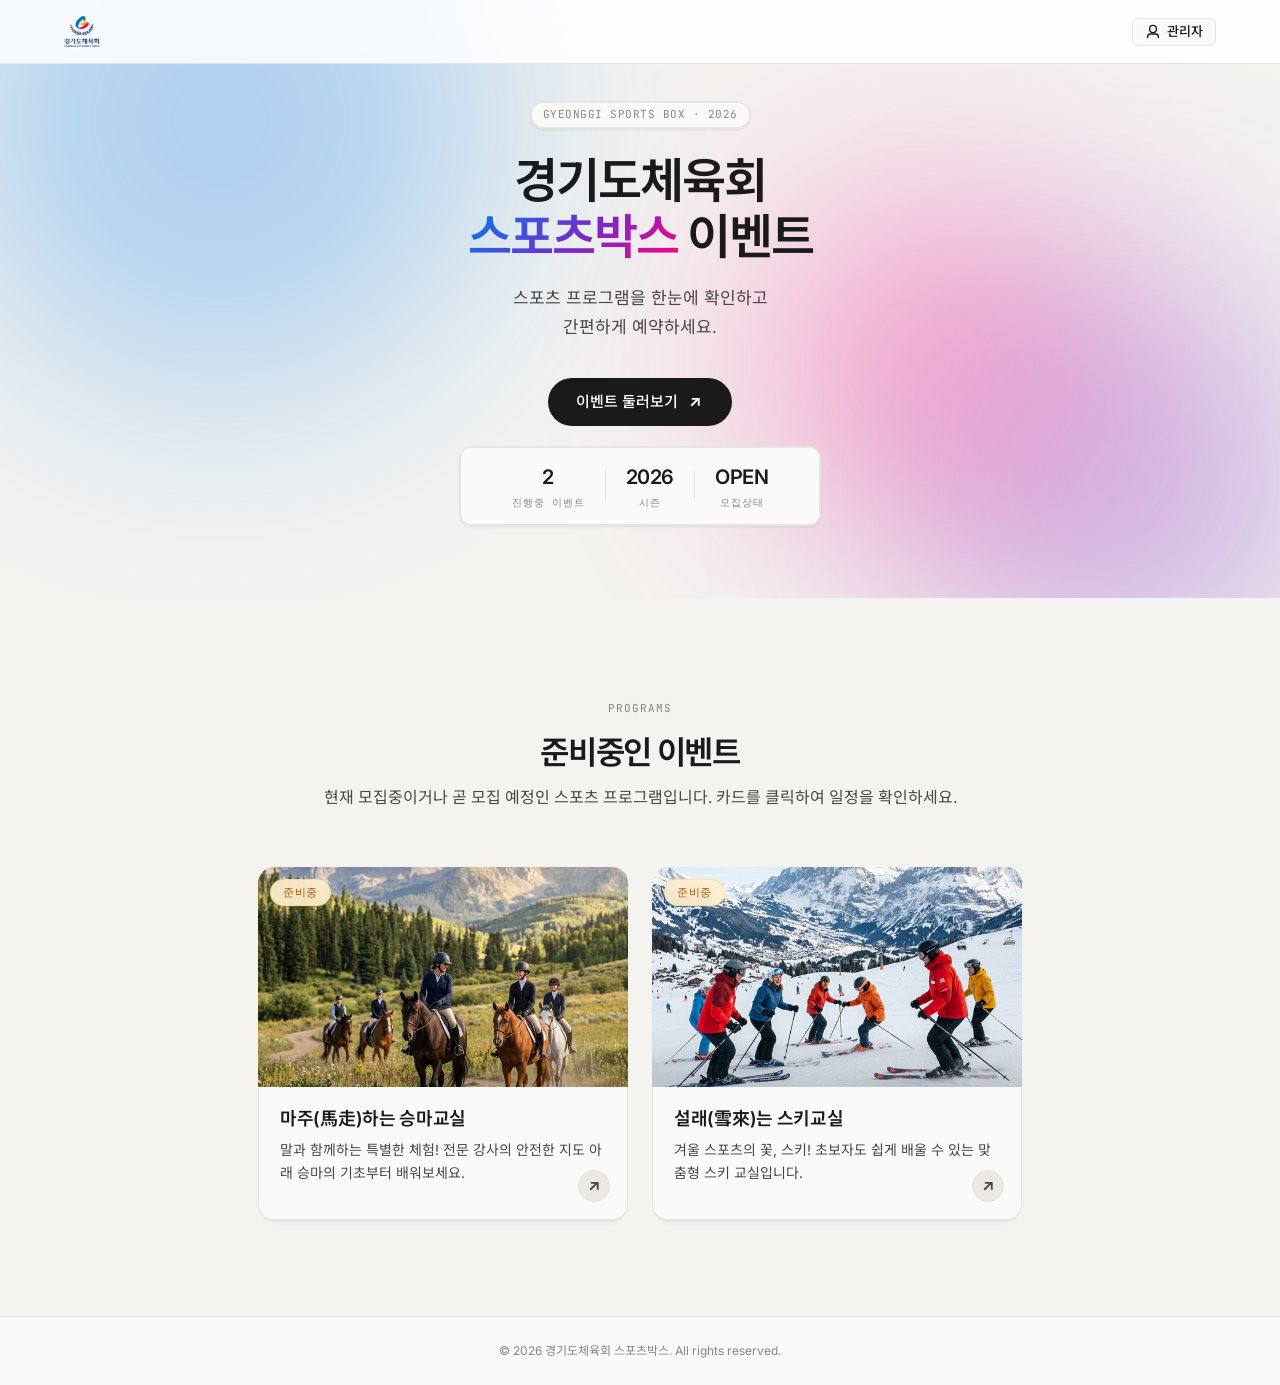
<file: index.html>
<!DOCTYPE html>
<html lang="ko">

<head>
    <meta charset="UTF-8">
    <meta name="viewport" content="width=device-width, initial-scale=1.0, viewport-fit=cover">
    <title>경기도체육회 스포츠박스 | 스포츠이벤트 예약</title>
    <link rel="icon" type="image/png" href="images/01_ci.png">
    <link rel="preconnect" href="https://fonts.googleapis.com">
    <link rel="preconnect" href="https://fonts.gstatic.com" crossorigin>
    <link rel="stylesheet" href="css/style.css">
    <link rel="preconnect" href="https://fonts.googleapis.com">
    <link rel="preconnect" href="https://fonts.gstatic.com" crossorigin>
    <link href="https://fonts.googleapis.com/css2?family=Inter:wght@400;500;600&family=JetBrains+Mono:wght@400&family=Noto+Sans+KR:wght@400;500;600&display=swap" rel="stylesheet">
</head>

<body>
    <!-- Header -->
    <header class="header">
        <div class="header-inner">
            <a href="index.html" class="logo">
                <span class="logo-icon">
                    <img src="images/01_ci.png" alt="경기도체육회 로고">
                </span>
            </a>
            <a class="admin-btn" href="admin.html">
                <svg width="16" height="16" viewBox="0 0 24 24" fill="none" stroke="currentColor" stroke-width="2">
                    <path d="M12 2a5 5 0 015 5v1a5 5 0 01-10 0V7a5 5 0 015-5z" />
                    <path d="M20 21v-2a4 4 0 00-4-4H8a4 4 0 00-4 4v2" />
                </svg>
                관리자
            </a>
        </div>
    </header>

    <!-- Hero Section -->
    <section class="hero">
        <div class="hero-animated-bg">
            <div class="gradient-sphere sphere-1"></div>
            <div class="gradient-sphere sphere-2"></div>
            <div class="gradient-sphere sphere-3"></div>
        </div>

        <div class="hero-main-content">
            <span class="hero-badge">GYEONGGI SPORTS BOX · 2026</span>
            <h1 class="hero-title">경기도체육회<br><span class="text-gradient">스포츠박스</span> 이벤트</h1>
            <p class="hero-subtitle">스포츠 프로그램을 한눈에 확인하고<br>간편하게 예약하세요.</p>
            <div class="hero-bottom">
                <a href="#events" class="hero-cta cta-primary">
                    <span>이벤트 둘러보기</span>
                    <svg width="18" height="18" viewBox="0 0 24 24" fill="none" stroke="currentColor" stroke-width="2.5">
                        <path d="M7 17l9.2-9.2M17 17V7.8H7.8" />
                    </svg>
                </a>
                <div class="hero-stats">
                    <div class="stat-item">
                        <span class="stat-number" id="statEvents">0</span>
                        <span class="stat-label">진행중 이벤트</span>
                    </div>
                    <div class="stat-divider"></div>
                    <div class="stat-item">
                        <span class="stat-number">2026</span>
                        <span class="stat-label">시즌</span>
                    </div>
                    <div class="stat-divider"></div>
                    <div class="stat-item">
                        <span class="stat-number">OPEN</span>
                        <span class="stat-label">모집상태</span>
                    </div>
                </div>
            </div>
        </div>
    </section>

    <!-- Events Section -->
    <section id="events" class="events-section">
        <div class="container">
            <div class="section-header">
                <div class="section-tag">PROGRAMS</div>
                <h2 class="section-title">준비중인 이벤트</h2>
                <p class="section-desc">현재 모집중이거나 곧 모집 예정인 스포츠 프로그램입니다. 카드를 클릭하여 일정을 확인하세요.</p>
            </div>
            <div class="events-carousel" id="eventsCarousel">
                <!-- JS로 렌더링 -->
            </div>
        </div>
    </section>

    <!-- Ended Events Section -->
    <section id="endedEvents" class="events-section events-section-ended" style="display:none;">
        <div class="container">
            <div class="section-header">
                <div class="section-tag section-tag-ended">ENDED</div>
                <h2 class="section-title">종료된 이벤트</h2>
                <p class="section-desc">모집이 마감된 스포츠 프로그램입니다.</p>
            </div>
            <div class="events-carousel" id="endedCarousel"></div>
        </div>
    </section>

    <!-- Event Action Modal -->
    <div class="modal-overlay" id="eventActionModal">
        <div class="modal modal-reservation modal-glass">
            <button type="button" class="modal-close" data-close-modal="eventActionModal">
                <svg width="20" height="20" viewBox="0 0 24 24" fill="none" stroke="currentColor" stroke-width="2.5">
                    <line x1="18" y1="6" x2="6" y2="18" />
                    <line x1="6" y1="6" x2="18" y2="18" />
                </svg>
            </button>
            <div class="modal-header">
                <div class="modal-icon">
                    <svg width="24" height="24" viewBox="0 0 24 24" fill="none" stroke="currentColor" stroke-width="2">
                        <polygon points="23 7 16 12 23 17 23 7" />
                        <rect x="1" y="5" width="15" height="14" rx="2" />
                    </svg>
                </div>
                <h3 id="actionEventTitle">이벤트 선택</h3>
                <p class="modal-subtitle" id="actionEventDesc"></p>
            </div>
            <div style="display:flex;flex-direction:column;gap:10px;padding:0 28px 28px;">
                <button type="button" class="btn-primary" id="btnWatchVideo"
                    style="width:100%;">영상으로 확인하기</button>
                <button type="button" class="btn-submit" id="btnStartReservation">예약하기</button>
                <button type="button" class="btn-secondary" id="btnOpenDocumentSubmission">서류제출하기</button>
            </div>
        </div>
    </div>

    <!-- Document Submission Modal -->
    <div class="modal-overlay" id="documentSubmissionModal">
        <div class="modal modal-reservation modal-glass">
            <button type="button" class="modal-close" data-close-modal="documentSubmissionModal">
                <svg width="20" height="20" viewBox="0 0 24 24" fill="none" stroke="currentColor" stroke-width="2.5">
                    <line x1="18" y1="6" x2="6" y2="18" />
                    <line x1="6" y1="6" x2="18" y2="18" />
                </svg>
            </button>
            <div class="modal-header">
                <div class="modal-icon purple">
                    <svg width="24" height="24" viewBox="0 0 24 24" fill="none" stroke="currentColor" stroke-width="2">
                        <path d="M12 3v12" />
                        <path d="M7 10l5 5 5-5" />
                        <path d="M5 21h14" />
                    </svg>
                </div>
                <h3 id="documentEventTitle">서류 제출</h3>
                <p class="modal-subtitle" id="documentEventDesc">양식을 내려받아 작성한 뒤 업로드해 주세요.</p>
            </div>
            <form id="documentSubmissionForm">
                <div class="form-group">
                    <button type="button" class="btn-secondary" id="btnDownloadTemplate">양식 다운로드</button>
                </div>
                <div class="form-group">
                    <label>작성한 서류 업로드 <span class="required">*</span></label>
                    <input type="file" id="docFile" required class="form-input" accept=".pdf,.hwpx,.hwp,.doc,.docx,.jpg,.jpeg,.png">
                    <p class="form-help">예약과 별도로 제출됩니다. 권장 형식: HWPX, PDF, DOCX.</p>
                </div>
                <p class="form-error" id="docError" style="display:none;"></p>
                <button type="submit" class="btn-submit" id="btnSubmitDocument">제출하기</button>
            </form>
        </div>
    </div>

    <!-- Calendar Modal -->
    <div class="modal-overlay" id="calendarModal">
        <div class="modal modal-calendar modal-glass">
            <button type="button" class="modal-close" data-close-modal="calendarModal">
                <svg width="20" height="20" viewBox="0 0 24 24" fill="none" stroke="currentColor" stroke-width="2.5">
                    <line x1="18" y1="6" x2="6" y2="18" />
                    <line x1="6" y1="6" x2="18" y2="18" />
                </svg>
            </button>
            <div class="modal-header">
                <div class="modal-icon">
                    <svg width="24" height="24" viewBox="0 0 24 24" fill="none" stroke="currentColor" stroke-width="2">
                        <rect x="3" y="4" width="18" height="18" rx="2" />
                        <line x1="16" y1="2" x2="16" y2="6" />
                        <line x1="8" y1="2" x2="8" y2="6" />
                        <line x1="3" y1="10" x2="21" y2="10" />
                    </svg>
                </div>
                <h3 id="calendarEventTitle">이벤트 일정</h3>
                <p id="calendarEventDesc" class="modal-subtitle"></p>
            </div>
            <div class="calendar-nav">
                <button class="cal-nav-btn glass-btn" id="calPrev">
                    <svg width="18" height="18" viewBox="0 0 24 24" fill="none" stroke="currentColor"
                        stroke-width="2.5">
                        <polyline points="15 18 9 12 15 6" />
                    </svg>
                </button>
                <span class="cal-month" id="calMonth"></span>
                <button class="cal-nav-btn glass-btn" id="calNext">
                    <svg width="18" height="18" viewBox="0 0 24 24" fill="none" stroke="currentColor"
                        stroke-width="2.5">
                        <polyline points="9 18 15 12 9 6" />
                    </svg>
                </button>
            </div>
            <div class="calendar-grid">
                <div class="cal-header">
                    <span class="cal-day-name sun">일</span>
                    <span class="cal-day-name">월</span>
                    <span class="cal-day-name">화</span>
                    <span class="cal-day-name">수</span>
                    <span class="cal-day-name">목</span>
                    <span class="cal-day-name">금</span>
                    <span class="cal-day-name sat">토</span>
                </div>
                <div class="cal-body" id="calBody"></div>
            </div>
            <div class="calendar-legend">
                <span class="legend-item"><span class="legend-dot available"></span> 예약가능일</span>
            </div>
        </div>
    </div>

    <!-- Reservation Modal -->
    <div class="modal-overlay" id="reservationModal">
        <div class="modal modal-reservation modal-glass">
            <button type="button" class="modal-close" data-close-modal="reservationModal">
                <svg width="20" height="20" viewBox="0 0 24 24" fill="none" stroke="currentColor" stroke-width="2.5">
                    <line x1="18" y1="6" x2="6" y2="18" />
                    <line x1="6" y1="6" x2="18" y2="18" />
                </svg>
            </button>
            <div class="modal-header">
                <div class="modal-icon purple">
                    <svg width="24" height="24" viewBox="0 0 24 24" fill="none" stroke="currentColor" stroke-width="2">
                        <path d="M16 4h2a2 2 0 012 2v14a2 2 0 01-2 2H6a2 2 0 01-2-2V6a2 2 0 012-2h2" />
                        <rect x="8" y="2" width="8" height="4" rx="1" />
                    </svg>
                </div>
                <h3>예약 신청</h3>
                <p class="modal-subtitle" id="reservationEventName"></p>
            </div>
            <form id="reservationForm">
                <div class="form-group">
                    <label>예약일자</label>
                    <input type="text" id="resDate" readonly class="form-input form-input-glass">
                </div>
                <div class="form-group">
                    <label>단체명 <span class="required">*</span></label>
                    <input type="text" id="resGroup" required class="form-input form-input-glass"
                        placeholder="단체명을 입력하세요">
                </div>
                <div class="form-group">
                    <label>담당자 <span class="required">*</span></label>
                    <input type="text" id="resManager" required class="form-input form-input-glass"
                        placeholder="담당자 성함을 입력하세요">
                </div>
                <div class="form-group">
                    <label>연락처 <span class="required">*</span></label>
                    <input type="tel" id="resContact" required class="form-input form-input-glass"
                        placeholder="010-0000-0000">
                </div>
                <div class="form-group">
                    <label>참여인원 <span class="required">*</span></label>
                    <input type="number" id="resCount" required min="1" class="form-input form-input-glass"
                        placeholder="참여 인원수를 입력하세요">
                    <p class="form-error" id="resError" style="display:none;"></p>
                </div>
                <button type="submit" class="btn-submit" id="btnSubmitRes">예약하기</button>
            </form>
        </div>
    </div>

    <!-- Success Modal -->
    <div class="modal-overlay" id="successModal">
        <div class="modal modal-success modal-glass">
            <div class="success-icon">
                <div class="success-ring"></div>
                <svg viewBox="0 0 80 80" fill="none">
                    <circle cx="40" cy="40" r="36" fill="rgba(0,112,243,0.08)" />
                    <path d="M24 40 L35 51 L56 30" stroke="#0070f3" stroke-width="3.5" stroke-linecap="round"
                        stroke-linejoin="round" fill="none" class="check-path" />
                </svg>
            </div>
            <h3>예약이 완료되었습니다</h3>
            <p class="success-msg">내부 심사 후 예약이 확정되면<br>담당자분께 연락드리겠습니다.</p>
            <button type="button" class="btn-confirm" data-close-modal="successModal">확인</button>
        </div>
    </div>

    <div class="modal-overlay" id="documentSuccessModal">
        <div class="modal modal-success modal-glass">
            <div class="success-icon">
                <div class="success-ring"></div>
                <svg viewBox="0 0 80 80" fill="none">
                    <circle cx="40" cy="40" r="36" fill="rgba(0,112,243,0.08)" />
                    <path d="M24 40 L35 51 L56 30" stroke="#0070f3" stroke-width="3.5" stroke-linecap="round"
                        stroke-linejoin="round" fill="none" class="check-path" />
                </svg>
            </div>
            <h3>서류 제출이 완료되었습니다</h3>
            <p class="success-msg">제출한 파일은 담당자 구글 드라이브에 저장됩니다.<br>필요 시 추가 안내를 드리겠습니다.</p>
            <button type="button" class="btn-confirm" data-close-modal="documentSuccessModal">확인</button>
        </div>
    </div>

    <!-- Footer -->
    <footer class="footer glass">
        <div class="container">
            <p>&copy; 2026 경기도체육회 스포츠박스. All rights reserved.</p>
        </div>
    </footer>

    <script type="module" src="js/app.js"></script>
</body>

</html>
</file>
<file: css/style.css>
/* ===== CSS Variables - Warm Stone ===== */
:root {
    /* Surfaces */
    --canvas:       #fafaf8;
    --canvas-soft:  #f4f3f0;
    --canvas-soft-2:#ece9e4;

    /* Text */
    --text:          #1a1a1a;
    --text-secondary:#4a4845;
    --text-muted:    #8a8680;
    --on-primary:    #ffffff;

    /* Brand */
    --primary:       #1a1a1a;

    /* Borders */
    --hairline:      #e5e3de;
    --hairline-strong:#b0ada6;

    /* Semantic */
    --link:    #0070f3;
    --success: #0070f3;
    --danger:  #ee0000;
    --warning: #f5a623;

    /* Brand gradient stops */
    --grad-1: #007cf0;
    --grad-2: #00dfd8;
    --grad-3: #7928ca;
    --grad-4: #ff0080;
    --grad-5: #ff4d4d;

    /* Radius */
    --radius-xs:   4px;
    --radius-sm:   6px;
    --radius:      8px;
    --radius-lg:   12px;
    --radius-xl:   16px;
    --radius-pill: 100px;
    --radius-full: 9999px;

    /* Shadows (Vercel stacked) */
    --shadow-sm: inset 0 0 0 1px rgba(0,0,0,0.08), 0 1px 1px rgba(0,0,0,0.02), 0 2px 2px rgba(0,0,0,0.04);
    --shadow-md: inset 0 0 0 1px rgba(0,0,0,0.08), 0 2px 2px rgba(0,0,0,0.04), 0 8px 8px -8px rgba(0,0,0,0.06);
    --shadow-lg: inset 0 0 0 1px rgba(0,0,0,0.08), 0 2px 2px rgba(0,0,0,0.04), 0 8px 16px -4px rgba(0,0,0,0.06);
    --shadow-xl: inset 0 0 0 1px rgba(0,0,0,0.08), 0 1px 1px rgba(0,0,0,0.02), 0 8px 16px -4px rgba(0,0,0,0.06), 0 24px 32px -8px rgba(0,0,0,0.08);
}

/* ===== Reset & Base ===== */
*, *::before, *::after { margin: 0; padding: 0; box-sizing: border-box; }
html { scroll-behavior: smooth; }
body {
    font-family: 'Inter', 'Noto Sans KR', -apple-system, BlinkMacSystemFont, sans-serif;
    background: var(--canvas-soft);
    color: var(--text);
    line-height: 1.6;
    overflow-x: hidden;
    min-height: 100vh;
    -webkit-font-smoothing: antialiased;
}
a { text-decoration: none; color: inherit; }
button { cursor: pointer; border: none; font-family: inherit; }
input, select, textarea { font-family: inherit; }
.container { max-width: 1200px; margin: 0 auto; padding: 0 24px; }

/* ===== Header ===== */
.header {
    position: fixed; top: 0; left: 0; right: 0; z-index: 100;
    height: 64px;
    background: rgba(255, 255, 255, 0.85);
    border-bottom: 1px solid var(--hairline);
    backdrop-filter: blur(12px); -webkit-backdrop-filter: blur(12px);
    transition: box-shadow 0.3s ease;
}
.header.scrolled {
    box-shadow: 0 1px 3px rgba(0,0,0,0.06), 0 4px 8px rgba(0,0,0,0.04);
}
.header-inner {
    max-width: 1200px; margin: 0 auto; padding: 0 24px;
    display: flex; align-items: center; justify-content: space-between; height: 100%;
}
.logo { display: flex; align-items: center; gap: 10px; }
.logo-icon { width: 36px; height: 36px; display: flex; }
.logo-icon svg, .logo-icon img { width: 100%; height: 100%; object-fit: contain; }
.logo-text strong { display: block; font-size: 14px; font-weight: 600; color: var(--text); }
.logo-text span { font-size: 10px; color: var(--text-muted); letter-spacing: 1.5px; font-weight: 500; }
.admin-btn {
    display: inline-flex; align-items: center; gap: 6px;
    padding: 0 12px; height: 28px; border-radius: var(--radius-sm);
    font-size: 13px; font-weight: 500;
    color: var(--text);
    background: var(--canvas);
    border: 1px solid var(--hairline);
    transition: border-color 0.2s, box-shadow 0.2s;
}
.admin-btn:hover {
    border-color: var(--hairline-strong);
    box-shadow: var(--shadow-sm);
}

/* ===== Hero Section ===== */
.hero {
    position: relative; width: 100%;
    min-height: 62vh;
    display: flex; align-items: center; justify-content: center;
    overflow: hidden;
    background: var(--canvas-soft);
    padding: 100px 24px 72px;
}
.hero-animated-bg {
    position: absolute; inset: 0; z-index: 0; overflow: hidden;
}
.gradient-sphere {
    position: absolute; border-radius: 50%; filter: blur(110px); opacity: 0.28;
    animation: drift 14s infinite alternate ease-in-out;
}
.sphere-1 { width: 560px; height: 560px; background: var(--grad-1); top: -160px; left: -60px; animation-duration: 16s; }
.sphere-2 { width: 440px; height: 440px; background: var(--grad-3); bottom: -100px; right: -60px; animation-duration: 19s; }
.sphere-3 { width: 360px; height: 360px; background: var(--grad-4); top: 30%; left: 58%; animation-duration: 22s; }
@keyframes drift {
    0%   { transform: translate(0, 0); }
    100% { transform: translate(36px, 28px); }
}
.hero-overlay-noise { display: none; }

/* 히어로 콘텐츠 통합 레이아웃 */
.hero-main-content {
    position: relative; z-index: 2; text-align: center;
    max-width: 680px; width: 100%;
    animation: fadeInUp 0.8s cubic-bezier(0.23, 1, 0.32, 1) both;
}
.hero-badge {
    display: inline-block; padding: 4px 12px; border-radius: var(--radius-full);
    background: var(--canvas); border: 1px solid var(--hairline);
    font-family: 'JetBrains Mono', 'Courier New', monospace;
    font-size: 11px; font-weight: 400; letter-spacing: 0.5px;
    color: var(--text-muted);
    margin-bottom: 24px;
    box-shadow: var(--shadow-sm);
}
.hero-title {
    font-size: 48px; font-weight: 600; line-height: 1.18; margin-bottom: 18px;
    color: var(--text); letter-spacing: -2px;
}
.text-gradient {
    background: linear-gradient(135deg, var(--grad-1) 0%, var(--grad-3) 55%, var(--grad-4) 100%);
    background-clip: text; -webkit-background-clip: text; -webkit-text-fill-color: transparent;
}
.hero-subtitle {
    font-size: 17px; color: var(--text-secondary); line-height: 1.7;
    max-width: 520px; margin: 0 auto 36px; font-weight: 400;
}

/* 히어로 하단 액션 (CTA + 스탯) */
.hero-bottom {
    display: flex; flex-direction: column; align-items: center; gap: 20px;
    margin-top: 36px;
}
.hero-cta {
    display: inline-flex; align-items: center; gap: 8px;
    padding: 0 28px; height: 48px; border-radius: var(--radius-pill);
    font-weight: 500; font-size: 15px;
    transition: opacity 0.2s, transform 0.2s;
}
.cta-primary {
    background: var(--primary);
    color: var(--on-primary);
    border: none;
}
.cta-primary:hover { opacity: 0.82; transform: translateY(-1px); }
.cta-primary svg { transition: transform 0.2s; }
.cta-primary:hover svg { transform: translate(3px, -3px); }

.hero-stats {
    display: inline-flex; align-items: center;
    border-radius: var(--radius-lg);
    padding: 14px 32px;
    background: var(--canvas);
    border: 1px solid var(--hairline);
    box-shadow: var(--shadow-sm);
}
.stat-item { text-align: center; padding: 0 20px; }
.stat-number { display: block; font-size: 20px; font-weight: 600; color: var(--text); letter-spacing: -0.4px; }
.stat-label {
    font-family: 'JetBrains Mono', 'Courier New', monospace;
    font-size: 10px; color: var(--text-muted); letter-spacing: 1px; font-weight: 400;
    text-transform: uppercase; margin-top: 2px; display: block;
}
.stat-divider { width: 1px; height: 32px; background: var(--hairline); }

.hero-scroll-indicator { display: none; }
.scroll-line { display: none; }

@keyframes fadeInUp {
    from { opacity: 0; transform: translateY(24px); }
    to   { opacity: 1; transform: translateY(0); }
}

.reveal-init {
    opacity: 0;
    transform: translateY(24px);
    transition: opacity 0.6s cubic-bezier(0.23, 1, 0.32, 1),
                transform 0.6s cubic-bezier(0.23, 1, 0.32, 1);
}
.animate-in {
    opacity: 1 !important;
    transform: translateY(0) !important;
}

/* ===== Events Section ===== */
.events-section {
    padding: 96px 0;
    background: var(--canvas-soft);
}
.events-section-preparing { background: var(--canvas-soft); }
.events-section-ended {
    background: var(--canvas);
    border-top: 1px solid var(--hairline);
}
.section-header { text-align: center; margin-bottom: 56px; }
.section-tag {
    display: inline-block;
    font-family: 'JetBrains Mono', 'Courier New', monospace;
    font-size: 11px; font-weight: 400; letter-spacing: 1px; text-transform: uppercase;
    color: var(--text-muted);
    margin-bottom: 16px;
}
.section-tag-preparing { color: var(--warning); }
.section-tag-ended { color: var(--text-muted); }
.section-title {
    font-size: 32px; font-weight: 600; margin-bottom: 12px;
    color: var(--text); letter-spacing: -1.28px; line-height: 1.25;
}
.section-desc { color: var(--text-secondary); font-size: 16px; line-height: 1.6; }

/* ===== Event Cards ===== */
.events-carousel {
    display: flex; gap: 24px; justify-content: center; flex-wrap: wrap;
}
.event-card {
    width: 370px; border-radius: var(--radius-xl); overflow: hidden;
    background: var(--canvas);
    transition: transform 0.3s cubic-bezier(0.23, 1, 0.32, 1), box-shadow 0.3s;
    cursor: pointer; position: relative;
    box-shadow: var(--shadow-md);
}
.event-card:hover {
    transform: translateY(-6px);
    box-shadow: var(--shadow-lg);
}
.event-card-image {
    width: 100%; height: 220px; overflow: hidden; position: relative;
}
.event-card-image::after {
    content: ''; position: absolute; bottom: 0; left: 0; right: 0; height: 60px;
    background: linear-gradient(to top, rgba(0,0,0,0.12), transparent);
}
.event-card-image img, .event-card-image svg {
    width: 100%; height: 100%; object-fit: cover; display: block;
    transition: transform 0.5s cubic-bezier(0.23, 1, 0.32, 1);
}
.event-card:hover .event-card-image img,
.event-card:hover .event-card-image svg {
    transform: scale(1.04);
}
.event-card-badge {
    position: absolute; top: 12px; left: 12px; z-index: 2;
    padding: 4px 12px; border-radius: var(--radius-full);
    font-family: 'JetBrains Mono', 'Courier New', monospace;
    font-size: 11px; font-weight: 400; letter-spacing: 0.5px;
    background: rgba(255,255,255,0.92);
    border: 1px solid rgba(0,0,0,0.08);
    color: var(--text);
    backdrop-filter: blur(8px); -webkit-backdrop-filter: blur(8px);
}
.event-card-badge.closed {
    color: var(--text-muted);
    background: rgba(240,240,240,0.92);
}
.event-card-badge.preparing {
    color: #ab570a;
    background: rgba(255,239,207,0.92);
    border-color: rgba(245,166,35,0.2);
}
.event-card-body {
    padding: 20px 22px 22px; position: relative;
}
.event-card-title {
    font-size: 18px; font-weight: 600; margin-bottom: 8px;
    color: var(--text); letter-spacing: -0.3px; line-height: 1.3;
}
.event-card-desc {
    font-size: 14px; color: var(--text-secondary); line-height: 1.65;
    margin-bottom: 14px;
}
.event-card-arrow {
    position: absolute; bottom: 18px; right: 18px;
    width: 32px; height: 32px; border-radius: var(--radius-full);
    background: var(--canvas-soft-2);
    border: 1px solid var(--hairline);
    display: flex; align-items: center; justify-content: center;
    transition: all 0.2s ease; color: var(--text-secondary);
}
.event-card:hover .event-card-arrow {
    background: var(--primary); color: var(--on-primary);
    border-color: var(--primary);
    transform: translate(2px, -2px);
}

/* ===== Modals ===== */
.modal-overlay {
    display: none; position: fixed; inset: 0; z-index: 1000;
    background: rgba(0, 0, 0, 0.3);
    backdrop-filter: blur(4px); -webkit-backdrop-filter: blur(4px);
    justify-content: center; align-items: center;
    animation: fadeIn 0.15s;
}
.modal-overlay.active { display: flex; }
.modal {
    position: relative; max-height: 90vh; overflow-y: auto;
    animation: modalSlideUp 0.3s cubic-bezier(0.23, 1, 0.32, 1);
    border-radius: var(--radius-xl);
    background: var(--canvas);
    box-shadow: var(--shadow-xl);
}
.modal-glass { background: var(--canvas); }
.modal-close {
    position: absolute; top: 14px; right: 14px;
    background: var(--canvas-soft); border: 1px solid var(--hairline);
    border-radius: var(--radius-full); width: 32px; height: 32px;
    display: flex; align-items: center; justify-content: center;
    color: var(--text-muted); transition: all 0.2s; line-height: 1;
}
.modal-close:hover { background: var(--canvas-soft-2); color: var(--danger); border-color: rgba(238,0,0,0.2); }
.modal-header { padding: 28px 28px 14px; }
.modal-header h3 { font-size: 20px; font-weight: 600; color: var(--text); letter-spacing: -0.5px; }
.modal-subtitle { color: var(--text-muted); font-size: 13px; margin-top: 4px; }
.modal-icon {
    width: 40px; height: 40px; border-radius: var(--radius);
    background: var(--canvas-soft-2);
    border: 1px solid var(--hairline);
    display: flex; align-items: center; justify-content: center;
    margin-bottom: 14px; color: var(--text);
}
.modal-icon.purple {
    background: #f0ebfa;
    border-color: rgba(121,40,202,0.15);
    color: #7928ca;
}

/* Calendar Modal */
.modal-calendar { width: 500px; padding-bottom: 20px; }
.calendar-nav {
    display: flex; align-items: center; justify-content: center; gap: 16px;
    padding: 8px 28px 14px;
}
.cal-nav-btn, .glass-btn {
    width: 34px; height: 34px; border-radius: var(--radius-sm);
    display: flex; align-items: center; justify-content: center;
    color: var(--text-secondary);
    background: var(--canvas-soft); border: 1px solid var(--hairline);
    transition: all 0.2s;
}
.cal-nav-btn:hover { background: var(--primary); color: var(--on-primary); border-color: var(--primary); }
.cal-nav-btn:disabled { opacity: 0.3; cursor: not-allowed; pointer-events: none; }
.cal-month { font-size: 16px; font-weight: 600; min-width: 120px; text-align: center; color: var(--text); letter-spacing: -0.3px; }
.calendar-grid { padding: 0 20px; }
.cal-header {
    display: grid; grid-template-columns: repeat(7, 1fr); text-align: center;
    margin-bottom: 4px;
}
.cal-day-name {
    font-family: 'JetBrains Mono', 'Courier New', monospace;
    font-size: 11px; font-weight: 400; padding: 8px 0;
    color: var(--text-muted); letter-spacing: 0.5px;
}
.cal-day-name.sun { color: var(--danger); }
.cal-day-name.sat { color: var(--link); }
.cal-body { display: grid; grid-template-columns: repeat(7, 1fr); gap: 2px; }
.cal-day {
    aspect-ratio: 1; display: flex; align-items: center; justify-content: center;
    border-radius: var(--radius-sm); font-size: 13px; font-weight: 400;
    color: var(--text-muted); position: relative;
    transition: all 0.15s ease;
}
.cal-day[data-date] { border: none; }
.cal-day.other { color: var(--hairline-strong); }
.cal-day.today { font-weight: 600; color: var(--link); background: #e8f0ff; }
.cal-day.available {
    background: var(--canvas-soft-2);
    border: 1px solid var(--hairline);
    color: var(--text); cursor: pointer; font-weight: 500;
}
.cal-day.available:hover {
    background: var(--primary); color: var(--on-primary);
    border-color: var(--primary);
    transform: scale(1.06);
}
.cal-day.available::after {
    content: ''; position: absolute; bottom: 3px; width: 3px; height: 3px;
    border-radius: 50%; background: var(--link);
}
.cal-day.available:hover::after { background: rgba(255,255,255,0.6); }

/* Calendar Skeleton */
.skeleton-day { pointer-events: none; }
.skeleton-pulse {
    width: 60%; height: 12px; border-radius: 4px;
    background: linear-gradient(90deg, var(--hairline) 25%, var(--canvas-soft-2) 50%, var(--hairline) 75%);
    background-size: 200% 100%;
    animation: shimmer 1.4s ease-in-out infinite;
}
@keyframes shimmer {
    0%   { background-position: 200% 0; }
    100% { background-position: -200% 0; }
}

.calendar-legend {
    display: flex; gap: 16px; justify-content: center; padding: 16px;
    font-size: 12px; color: var(--text-muted);
}
.legend-item { display: flex; align-items: center; gap: 6px; }
.legend-dot { width: 7px; height: 7px; border-radius: 50%; display: inline-block; }
.legend-dot.available { background: var(--link); }

/* Form Error */
.form-error {
    color: var(--danger); font-size: 13px; font-weight: 500;
    margin-top: 6px; padding: 8px 12px;
    background: #fff0f0;
    border: 1px solid rgba(238,0,0,0.15);
    border-radius: var(--radius-sm);
}

/* Reservation Modal */
.modal-reservation { width: 440px; padding: 0 28px 28px; }
.form-group { margin-bottom: 16px; }
.form-group label {
    display: block; font-size: 12px; font-weight: 500; margin-bottom: 6px;
    color: var(--text-secondary); letter-spacing: 0.1px;
}
.required { color: var(--danger); }
.form-input {
    width: 100%; padding: 0 12px;
    height: 40px;
    border: 1px solid var(--hairline);
    border-radius: var(--radius-sm); font-size: 14px;
    background: var(--canvas);
    color: var(--text);
    outline: none; transition: border-color 0.2s, box-shadow 0.2s;
}
.form-input:focus {
    border-color: var(--primary);
    box-shadow: 0 0 0 3px rgba(23,23,23,0.08);
}
.form-input::placeholder { color: var(--hairline-strong); }
textarea.form-input { resize: vertical; height: auto; padding: 10px 12px; }
select.form-input { cursor: pointer; }
.form-input-glass { background: var(--canvas); }
.form-help {
    margin-top: 6px;
    color: var(--text-muted);
    font-size: 12px;
    line-height: 1.6;
}
.btn-submit {
    width: 100%; height: 42px; border-radius: var(--radius-pill);
    background: var(--primary);
    color: var(--on-primary); font-size: 14px; font-weight: 500; margin-top: 8px;
    transition: opacity 0.2s; border: none;
}
.btn-submit:hover { opacity: 0.85; }
.btn-submit:disabled { opacity: 0.4; cursor: not-allowed; }
.btn-secondary {
    width: 100%; height: 42px;
    border-radius: var(--radius-pill);
    background: var(--canvas);
    color: var(--text);
    font-size: 14px; font-weight: 500;
    border: 1px solid var(--hairline);
    transition: border-color 0.2s, box-shadow 0.2s;
}
.btn-secondary:hover { border-color: var(--hairline-strong); box-shadow: var(--shadow-sm); }
.btn-secondary:disabled { opacity: 0.4; cursor: not-allowed; }

@media (prefers-reduced-motion: reduce) {
    html { scroll-behavior: auto; }
    *, *::before, *::after {
        animation-duration: 0.01ms !important;
        animation-iteration-count: 1 !important;
        transition-duration: 0.01ms !important;
    }
}

/* Success Modal */
.modal-success {
    width: 380px; padding: 48px 32px 40px; text-align: center;
}
.success-icon { margin-bottom: 20px; position: relative; display: inline-block; }
.success-icon svg { width: 72px; height: 72px; position: relative; z-index: 1; }
.success-ring {
    position: absolute; inset: -8px; border-radius: 50%;
    border: 2px solid rgba(0,112,243,0.2);
    animation: ringPulse 2s ease-in-out infinite;
}
@keyframes ringPulse {
    0%, 100% { transform: scale(1); opacity: 0.5; }
    50%       { transform: scale(1.15); opacity: 0; }
}
.check-path {
    stroke-dasharray: 60; stroke-dashoffset: 60;
    animation: drawCheck 0.5s ease-out 0.25s forwards;
}
@keyframes drawCheck { to { stroke-dashoffset: 0; } }
.modal-success h3 { font-size: 18px; font-weight: 600; margin-bottom: 10px; color: var(--text); letter-spacing: -0.3px; }
.success-msg { color: var(--text-secondary); font-size: 14px; line-height: 1.8; margin-bottom: 28px; }
.btn-confirm {
    padding: 0 40px; height: 42px; border-radius: var(--radius-pill);
    background: var(--primary); color: var(--on-primary);
    font-size: 14px; font-weight: 500; transition: opacity 0.2s;
    border: none;
}
.btn-confirm:hover { opacity: 0.85; }

/* ===== Footer ===== */
.footer, .glass {
    background: var(--canvas);
    border-top: 1px solid var(--hairline);
    text-align: center; padding: 24px 0; font-size: 12px;
    color: var(--text-muted);
}

/* ===== Animations ===== */
@keyframes fadeIn { from { opacity: 0; } to { opacity: 1; } }
@keyframes modalSlideUp {
    from { opacity: 0; transform: translateY(20px) scale(0.98); }
    to   { opacity: 1; transform: translateY(0) scale(1); }
}

/* ============================================
   ADMIN STYLES
   ============================================ */
.admin-body { background: var(--canvas-soft); color: var(--text); }

/* Login */
.login-screen {
    min-height: 100vh; display: flex; align-items: center; justify-content: center;
    background: var(--canvas-soft);
}
.login-card {
    background: var(--canvas);
    border: 1px solid var(--hairline);
    border-radius: var(--radius-xl); padding: 40px 36px;
    width: 400px;
    box-shadow: var(--shadow-lg);
    position: relative;
}
.login-logo { margin-bottom: 32px; }
.login-logo .logo-icon { margin: 0 0 16px; display: flex; }
.login-logo .logo-icon svg { width: 44px; height: 44px; }
.login-logo h2 { font-size: 20px; font-weight: 600; color: var(--text); letter-spacing: -0.5px; }
.login-logo p { color: var(--text-muted); font-size: 13px; margin-top: 4px; }
.login-error { color: var(--danger); font-size: 13px; margin-bottom: 8px; min-height: 20px; }
.login-loading {
    display: none;
    position: absolute; inset: 0; border-radius: var(--radius-xl);
    background: rgba(255,255,255,0.88);
    backdrop-filter: blur(4px); -webkit-backdrop-filter: blur(4px);
    flex-direction: column; align-items: center; justify-content: center;
    gap: 14px; z-index: 10;
    color: var(--text-secondary); font-size: 14px; font-weight: 500;
}
.login-loading.active { display: flex; }
.loading-spinner-lg { width: 28px; height: 28px; border-width: 2px; }

/* Admin Layout */
.admin-header {
    background: rgba(255,255,255,0.9);
    backdrop-filter: blur(12px); -webkit-backdrop-filter: blur(12px);
    border-bottom: 1px solid var(--hairline);
    height: 60px; position: sticky; top: 0; z-index: 50;
}
.admin-header-right { display: flex; gap: 8px; }
.btn-outline {
    padding: 0 14px; height: 28px; border-radius: var(--radius-sm);
    font-size: 13px; font-weight: 500;
    background: var(--canvas); border: 1px solid var(--hairline);
    color: var(--text-secondary); transition: border-color 0.2s, color 0.2s;
}
.btn-outline:hover { border-color: var(--primary); color: var(--text); }
.admin-content { display: flex; min-height: calc(100vh - 60px); }

.admin-sidebar {
    width: 220px;
    background: var(--canvas);
    border-right: 1px solid var(--hairline);
    padding: 16px 0;
}
.admin-sidebar ul { list-style: none; }
.admin-sidebar li {
    display: flex; align-items: center; gap: 10px;
    padding: 10px 20px; font-size: 14px; font-weight: 400;
    cursor: pointer; transition: background 0.15s, color 0.15s;
    color: var(--text-secondary);
    border-left: 2px solid transparent; margin: 2px 0;
}
.admin-sidebar li:hover { background: var(--canvas-soft); color: var(--text); }
.admin-sidebar li.active {
    background: var(--canvas-soft-2);
    color: var(--text); font-weight: 500;
    border-left-color: var(--primary);
}
.admin-main { flex: 1; padding: 28px 32px; background: var(--canvas-soft); }

/* Admin Views */
.view-header {
    display: flex; align-items: center; justify-content: space-between;
    margin-bottom: 24px;
}
.view-header h2 { font-size: 20px; font-weight: 600; color: var(--text); letter-spacing: -0.4px; }
.btn-primary {
    padding: 0 16px; height: 34px; border-radius: var(--radius-sm);
    background: var(--primary);
    color: var(--on-primary); font-size: 13px; font-weight: 500;
    transition: opacity 0.2s;
}
.btn-primary:hover { opacity: 0.85; }
.btn-primary:disabled { opacity: 0.4; cursor: not-allowed; }
.btn-back {
    background: none; font-size: 13px; color: var(--text-muted); margin-right: 12px;
    font-weight: 400; transition: color 0.2s;
}
.btn-back:hover { color: var(--text); }

/* Tables */
.data-table {
    width: 100%; border-collapse: collapse;
    background: var(--canvas);
    border: 1px solid var(--hairline);
    border-radius: var(--radius-lg); overflow: hidden;
    box-shadow: var(--shadow-sm);
}
.data-table th {
    background: var(--canvas-soft);
    padding: 11px 16px; text-align: left;
    font-family: 'JetBrains Mono', 'Courier New', monospace;
    font-size: 11px; font-weight: 400; color: var(--text-muted);
    letter-spacing: 0.5px; text-transform: uppercase;
    border-bottom: 1px solid var(--hairline);
}
.data-table td {
    padding: 12px 16px; font-size: 14px; color: var(--text);
    border-top: 1px solid var(--hairline);
}
.data-table tr:first-child td { border-top: none; }
.data-table tr:hover td { background: var(--canvas-soft); }
.btn-sm {
    padding: 0 10px; height: 26px; border-radius: var(--radius-xs);
    font-size: 12px; font-weight: 500;
    margin-right: 4px; transition: all 0.15s; border: 1px solid var(--hairline);
    background: var(--canvas); color: var(--text-secondary);
}
.btn-sm:hover { border-color: var(--hairline-strong); color: var(--text); }
.btn-sm:disabled { opacity: 0.4; cursor: not-allowed; }
.btn-edit   { color: #0761d1; border-color: rgba(7,97,209,0.2); background: #f0f4ff; }
.btn-edit:hover   { background: #0070f3; color: #fff; border-color: #0070f3; }
.btn-delete { color: var(--danger); border-color: rgba(238,0,0,0.2); background: #fff0f0; }
.btn-delete:hover { background: var(--danger); color: #fff; border-color: var(--danger); }
.btn-detail { color: var(--text); border-color: var(--hairline); background: var(--canvas-soft); }
.btn-detail:hover { background: var(--primary); color: var(--on-primary); border-color: var(--primary); }
.btn-success { color: #0070f3; border-color: rgba(0,112,243,0.2); background: #e8f0ff; }
.btn-success:hover { background: #0070f3; color: #fff; border-color: #0070f3; }

.booking-toggle { display: flex; align-items: center; gap: 8px; }
.booking-toggle .btn-sm { margin-right: 0; }

/* Status Badges */
.status-badge {
    display: inline-block; padding: 3px 10px; border-radius: var(--radius-full);
    font-family: 'JetBrains Mono', 'Courier New', monospace;
    font-size: 11px; font-weight: 400; border: 1px solid;
    letter-spacing: 0.3px;
}
.status-open     { background: #e8f0ff; color: #0070f3; border-color: rgba(0,112,243,0.2); }
.status-closed   { background: var(--canvas-soft-2); color: var(--text-muted); border-color: var(--hairline); }
.status-preparing{ background: #fff9e6; color: #ab570a; border-color: rgba(245,166,35,0.25); }
.status-pending  { background: #fff0f0; color: var(--danger); border-color: rgba(238,0,0,0.2); }
.status-confirmed{ background: #e8f0ff; color: #0070f3; border-color: rgba(0,112,243,0.2); }

/* Tabs */
.detail-tabs { display: flex; gap: 2px; margin-bottom: 20px; }
.tab-btn {
    padding: 8px 20px; border-radius: var(--radius-full);
    font-size: 13px; font-weight: 500;
    background: transparent; color: var(--text-muted);
    border: 1px solid transparent;
    transition: all 0.15s;
}
.tab-btn:hover { background: var(--canvas-soft-2); color: var(--text); }
.tab-btn.active { background: var(--primary); color: var(--on-primary); border-color: transparent; }
.reservation-date-tabs {
    display: flex; flex-wrap: wrap; gap: 8px;
    margin-bottom: 14px;
}
.date-tab-btn {
    display: inline-flex; align-items: center; gap: 8px;
    min-height: 34px; padding: 0 12px;
    border-radius: var(--radius-full);
    border: 1px solid var(--hairline);
    background: var(--canvas); color: var(--text-muted);
    font-size: 13px; font-weight: 500;
    transition: all 0.15s;
}
.date-tab-btn:hover { border-color: var(--hairline-strong); color: var(--text); }
.date-tab-btn.active {
    background: var(--text); color: var(--canvas);
    border-color: var(--text);
}
.date-tab-btn strong {
    min-width: 22px; height: 22px; padding: 0 7px;
    display: inline-flex; align-items: center; justify-content: center;
    border-radius: var(--radius-full);
    background: var(--canvas-soft-2); color: var(--text);
    font-size: 12px; font-weight: 600;
}
.date-tab-btn.active strong { background: rgba(255,255,255,0.18); color: var(--canvas); }

/* Schedule Form */
.schedule-form {
    background: var(--canvas);
    border: 1px solid var(--hairline);
    border-radius: var(--radius-lg); padding: 20px 24px;
    margin-bottom: 16px;
    box-shadow: var(--shadow-sm);
}
.schedule-form h4 { font-size: 14px; font-weight: 600; margin-bottom: 14px; color: var(--text); }
.schedule-form-row { display: flex; gap: 12px; align-items: flex-end; }
.schedule-form-row .form-group { flex: 1; margin-bottom: 0; }

/* Event Table Wrap */
.event-table-wrap { overflow-x: auto; }

/* Loading */
.loading-block {
    display: flex; align-items: center; justify-content: center;
    gap: 10px; width: 100%; min-height: 120px;
    color: var(--text-muted); font-size: 14px; font-weight: 400;
}
.loading-block.table-loading { min-height: auto; padding: 24px 0; }
.loading-spinner {
    width: 18px; height: 18px; border-radius: 50%;
    border: 2px solid var(--hairline);
    border-top-color: var(--text);
    animation: spin 0.7s linear infinite;
}
@keyframes spin { to { transform: rotate(360deg); } }

/* ===== Responsive - Tablet (1024px) ===== */
@media (max-width: 1024px) {
    .container { padding: 0 20px; }
    .events-section { padding: 72px 0; }
    .section-title { font-size: 26px; }
    .hero-title { font-size: 40px; letter-spacing: -1.6px; }
    .event-card-image { height: 200px; }
    .admin-sidebar { width: 190px; }
    .admin-main { padding: 24px; }
    .hero-stats { padding: 12px 24px; }
    .stat-item { padding: 0 14px; }
    .stat-number { font-size: 18px; }
    .data-table th, .data-table td { padding: 10px 12px; font-size: 13px; }
}

/* ===== Responsive - Small Tablet / Large Mobile (768px) ===== */
@media (max-width: 768px) {
    .container { padding: 0 16px; }

    /* Header */
    .header { height: 56px; }
    .logo-icon { width: 30px; height: 30px; }
    .admin-btn { padding: 0 10px; height: 26px; font-size: 12px; }

    /* Hero */
    .hero { padding: 80px 20px 56px; }
    .hero-title { font-size: 34px; letter-spacing: -1.4px; }
    .hero-subtitle { font-size: 15px; }
    .hero-bottom { gap: 16px; margin-top: 28px; }
    .hero-cta { height: 44px; padding: 0 22px; font-size: 14px; }
    .hero-stats { flex-direction: column; gap: 8px; padding: 14px 24px; border-radius: var(--radius-lg); }
    .stat-divider { width: 36px; height: 1px; }

    /* Events */
    .events-section { padding: 56px 0; }
    .section-header { margin-bottom: 36px; }
    .section-title { font-size: 22px; }
    .section-desc { font-size: 14px; }
    .events-carousel { flex-direction: column; align-items: center; gap: 16px; }
    .event-card { width: 100%; max-width: 420px; }
    .event-card-image { height: 190px; }
    .event-card-title { font-size: 16px; }
    .event-card-desc { font-size: 13px; }

    /* Modals */
    .modal-calendar, .modal-reservation, .modal-success { width: 92vw; max-width: 500px; }
    .modal-reservation { padding: 0 20px 20px; }
    .modal-header { padding: 22px 20px 10px; }
    .modal-header h3 { font-size: 18px; }
    .calendar-grid { padding: 0 14px; }
    .cal-day { font-size: 13px; }
    .cal-month { font-size: 15px; }

    /* Forms */
    .form-input { font-size: 14px; }
    .btn-submit { font-size: 14px; }
    .btn-secondary { font-size: 14px; }

    /* Admin */
    .admin-sidebar { display: none; }
    .admin-content { flex-direction: column; }
    .admin-main { padding: 16px; }
    .admin-header .header-inner { padding: 0 12px; }
    .admin-header-right { gap: 4px; }
    .btn-outline { padding: 0 10px; font-size: 12px; }
    .view-header { flex-direction: column; gap: 10px; align-items: flex-start; }
    .view-header h2 { font-size: 18px; }
    .schedule-form-row { flex-direction: column; }
    .login-card { width: 90vw; max-width: 400px; padding: 32px 24px; }
    .login-logo h2 { font-size: 18px; }

    /* Table horizontal scroll */
    .event-table-wrap { margin: 0 -16px; padding: 0 16px; }
    .data-table { min-width: 560px; }
    .booking-toggle { flex-wrap: wrap; }
}

/* ===== Responsive - Mobile (480px) ===== */
@media (max-width: 480px) {
    .container { padding: 0 12px; }

    /* Header */
    .header { height: 52px; }
    .header-inner { padding: 0 12px; }
    .logo-icon { width: 28px; height: 28px; }
    .admin-btn { padding: 0 8px; font-size: 11px; gap: 4px; }
    .admin-btn svg { width: 13px; height: 13px; }

    /* Hero */
    .hero { padding: 72px 16px 48px; }
    .hero-title { font-size: 28px; letter-spacing: -1px; }
    .hero-subtitle { font-size: 14px; }
    .hero-bottom { gap: 14px; margin-top: 24px; }
    .hero-cta { height: 42px; padding: 0 18px; font-size: 14px; }
    .hero-stats { padding: 12px 18px; border-radius: var(--radius-lg); gap: 6px; }
    .stat-number { font-size: 16px; }
    .stat-label { font-size: 9px; }
    .stat-divider { width: 24px; }

    /* Events */
    .events-section { padding: 40px 0; }
    .section-header { margin-bottom: 28px; }
    .section-title { font-size: 20px; }
    .events-carousel { gap: 12px; }
    .event-card { max-width: 100%; }
    .event-card-image { height: 200px; }
    .event-card-body { padding: 16px 16px 18px; }
    .event-card-title { font-size: 16px; }
    .event-card-desc { font-size: 12px; line-height: 1.6; margin-bottom: 8px; }
    .event-card-arrow { width: 28px; height: 28px; bottom: 14px; right: 14px; }

    /* Modals bottom sheet */
    .modal-overlay { align-items: flex-end; }
    .modal {
        border-radius: var(--radius-xl) var(--radius-xl) 0 0;
        max-height: 85vh;
        width: 100vw !important;
        max-width: 100vw !important;
        animation: modalSlideUpMobile 0.3s cubic-bezier(0.23, 1, 0.32, 1);
    }
    .modal-close { top: 12px; right: 12px; width: 30px; height: 30px; }
    .modal-header { padding: 20px 16px 8px; }
    .modal-header h3 { font-size: 17px; }
    .modal-subtitle { font-size: 12px; }
    .modal-icon { width: 36px; height: 36px; border-radius: var(--radius-sm); margin-bottom: 10px; }
    .modal-reservation { padding: 0 16px 16px; }

    /* Calendar */
    .calendar-nav { padding: 6px 16px 10px; gap: 10px; }
    .cal-nav-btn { width: 30px; height: 30px; }
    .cal-month { font-size: 14px; min-width: 100px; }
    .calendar-grid { padding: 0 10px; }
    .cal-day-name { font-size: 10px; padding: 6px 0; }
    .cal-day { font-size: 12px; border-radius: var(--radius-xs); }
    .cal-day.available::after { width: 3px; height: 3px; bottom: 2px; }
    .calendar-legend { padding: 12px; font-size: 11px; }

    /* Forms */
    .form-group { margin-bottom: 12px; }
    .form-group label { font-size: 11px; margin-bottom: 5px; }
    .form-input { font-size: 13px; border-radius: var(--radius-sm); }
    .btn-submit { font-size: 13px; }
    .btn-secondary { font-size: 13px; }

    /* Success */
    .modal-success { padding: 36px 20px 28px; }
    .success-icon svg { width: 60px; height: 60px; }
    .modal-success h3 { font-size: 17px; }
    .success-msg { font-size: 13px; margin-bottom: 20px; }
    .btn-confirm { padding: 0 36px; font-size: 13px; }

    /* Admin */
    .admin-header { height: 52px; }
    .admin-main { padding: 12px; }
    .view-header h2 { font-size: 17px; }
    .btn-primary { height: 32px; padding: 0 14px; font-size: 13px; }
    .detail-tabs { gap: 2px; }
    .tab-btn { padding: 7px 14px; font-size: 12px; }
    .schedule-form { padding: 16px; }
    .schedule-form h4 { font-size: 13px; margin-bottom: 10px; }
    .login-card { padding: 28px 20px; }
    .login-logo .logo-icon svg { width: 38px; height: 38px; }
    .login-logo h2 { font-size: 17px; }
    .btn-sm { height: 24px; padding: 0 8px; font-size: 11px; }
    .status-badge { font-size: 10px; padding: 2px 8px; }
    .event-table-wrap { margin: 0 -12px; padding: 0 12px; }
    .footer { padding: 20px 0; font-size: 11px; }
}

/* Mobile bottom-sheet animation */
@keyframes modalSlideUpMobile {
    from { opacity: 0; transform: translateY(100%); }
    to   { opacity: 1; transform: translateY(0); }
}

/* ===== Touch-friendly tap targets ===== */
@media (hover: none) and (pointer: coarse) {
    .cal-day.available { min-height: 44px; }
    .btn-sm { height: 36px; padding: 0 12px; font-size: 12px; }
    .btn-outline { height: 36px; padding: 0 14px; }
    .admin-btn { height: 36px; padding: 0 14px; }
    .modal-close { width: 38px; height: 38px; }
    .cal-nav-btn { width: 40px; height: 40px; }
    .tab-btn { padding: 10px 18px; }
    .event-card { transform: none !important; }
}

/* ===== Scrollbar ===== */
::-webkit-scrollbar { width: 6px; }
::-webkit-scrollbar-track { background: transparent; }
::-webkit-scrollbar-thumb { background: var(--hairline); border-radius: 3px; }
::-webkit-scrollbar-thumb:hover { background: var(--hairline-strong); }

/* ===== Selection ===== */
::selection { background: rgba(0,112,243,0.12); color: var(--text); }
</file>
